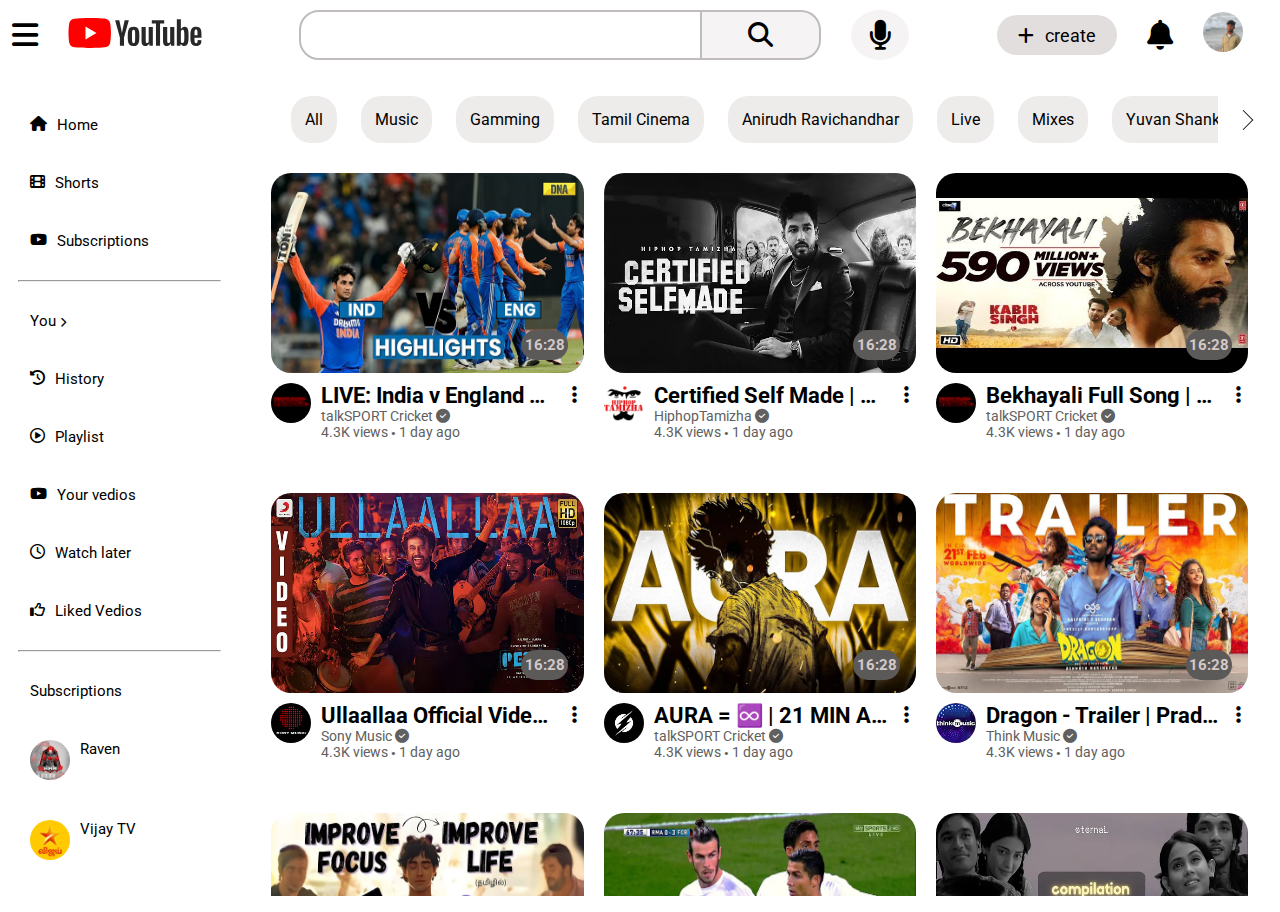
<file: index.HTML>
<!DOCTYPE html>
<html lang="en">
  <head>
    <meta charset="UTF-8" />
    <meta name="viewport" content="width=device-width, initial-scale=1.0" />
    <title>Youtube</title>
    <link href="./ASSETS/icon.png" type="icon" rel="icon" />

    <link
      rel="stylesheet"
      href="https://cdnjs.cloudflare.com/ajax/libs/font-awesome/6.5.1/css/all.min.css"
    />
    <link rel="stylesheet" href="style.css" />
  </head>

  <body>
    <nav class="navbar">
      <div class="nar-left">
        <div class="toogle">
          <button><i class="fa-solid fa-bars toogle-icon"></i></button>
        </div>
        <div class="youtube-logo">
          <img src="./ASSETS/youtubelogo.svg" alt="" />
        </div>
      </div>

      <div class="navbar-center">
        <div class="search-box">
          <input type="text" />
          <div class="search-icon-position">
            <button class="serach-icon">
              <i class="fa-solid fa-magnifying-glass"></i>
            </button>
          </div>
        </div>
        <div>
          <button class="mic-button">
            <i class="fa-solid fa-microphone mic-icon"></i>
          </button>
        </div>
      </div>
      <div class="nav-right">
        <button class="create-button">
          <div class="create-icon">
            <i class="fa-solid fa-plus"></i>
          </div>
          <div class="wording-create"><p>create</p></div>
        </button>

        <button><i class="fa-solid fa-bell bell-icon"></i></button>
        <div class="profile-image-button">
          <button>
            <img
              src="./ASSETS/profile-image.jpg"
              alt=""
              class="profile-image"
            />
          </button>
        </div>
      </div>
    </nav>

    <section class="body-content">
      <div class="side-bar">
        <div class="side-options">
          <i class="fa-solid fa-house sidebar-icon"></i>
          <p>Home</p>
        </div>
        <div class="side-options">
          <i class="fa-solid fa-film sidebar-icon"></i>
          <p>Shorts</p>
        </div>

        <div class="side-options">
          <i class="fa-brands fa-youtube sidebar-icon"></i>
          <p>Subscriptions</p>
        </div>
        <div class="hr-center">
          <hr />
        </div>

        <p class="you-tag">
          You <i class="fa-solid fa-chevron-right you-icon"></i>
        </p>
        <div class="side-options">
          <i class="fa-solid fa-clock-rotate-left sidebar-icon"></i>
          <p>History</p>
        </div>
        <div class="side-options">
          <i class="fa-regular fa-circle-play sidebar-icon"></i>
          <p>Playlist</p>
        </div>
        <div class="side-options">
          <i class="fa-brands fa-youtube sidebar-icon"></i>
          <p>Your vedios</p>
        </div>
        <div class="side-options">
          <i class="fa-regular fa-clock sidebar-icon"></i>
          <p>Watch later</p>
        </div>
        <div class="side-options">
          <i class="fa-regular fa-thumbs-up sidebar-icon"></i>
          <p>Liked Vedios</p>
        </div>
        <div class="hr-center">
          <hr />
        </div>
        <div class="Subscriptions-font">
          <p>Subscriptions</p>
        </div>
        <div class="side-options">
          <img src="./ASSETS/sub-icon-1.jpg " alt="" />
          <p>Raven</p>
        </div>
        <div class="side-options">
          <img src="./ASSETS/sub-icon-2.jpg " alt="" />
          <p>Vijay TV</p>
        </div>
        <div class="side-options">
          <img src="./ASSETS/sub-icon-3.jpg " alt="" />
          <p>7 Clouds</p>
        </div>
        <div class="side-options">
          <img src="./ASSETS/sub-icon-4.jpg " alt="" />
          <p>Black Boy</p>
        </div>
        <div class="side-options">
          <img src="./ASSETS/sub-icon-1.jpg " alt="" />
          <p>Raven</p>
        </div>
        <div class="side-options">
          <img src="./ASSETS/sub-icon-2.jpg " alt="" />
          <p>Vijay TV</p>
        </div>
        <div class="side-options">
          <img src="./ASSETS/sub-icon-3.jpg " alt="" />
          <p>7 Clouds</p>
        </div>
        <div class="side-options">
          <img src="./ASSETS/sub-icon-4.jpg " alt="" />
          <p>Black Boy</p>
        </div>
        <div class="hr-center">
          <hr />
        </div>

        <div class="Subscriptions-font">
          <p>Explore</p>
        </div>
        <div class="side-options">
          <i class="fa-solid fa-chart-simple"></i>
          <p>Trending</p>
        </div>
        <div class="side-options">
          <i class="fa-solid fa-bag-shopping"></i>
          <p>Shopping</p>
        </div>
        <div class="side-options">
          <i class="fa-solid fa-music"></i>
          <p>Music</p>
        </div>
        <div class="side-options">
          <i class="fa-solid fa-film"></i>
          <p>Movie</p>
        </div>
        <div class="side-options">
          <i class="fa-regular fa-circle-play"></i>
          <p>Live</p>
        </div>
        <div class="side-options">
          <i class="fa-solid fa-gamepad"></i>
          <p>Gaming</p>
        </div>
        <div class="side-options">
          <i class="fa-regular fa-newspaper"></i>
          <p>News</p>
        </div>
        <div class="side-options">
          <i class="fa-solid fa-trophy"></i>
          <p>Sports</p>
        </div>
        <div class="side-options">
          <i class="fa-solid fa-graduation-cap"></i>
          <p>Courses</p>
        </div>
        <div class="side-options">
          <i class="fa-solid fa-glasses"></i>
          <p>Fashon</p>
        </div>
        <div class="side-options">
          <i class="fa-solid fa-podcast"></i>
          <p>Podcasts</p>
        </div>
        <div class="hr-center">
          <hr />
        </div>

        <div class="Subscriptions-font">
          <p>More from Youtube</p>
        </div>
        <div class="side-youtube-features">
          <i class="fa-solid fa-dollar-sign" style="color: #ed0226"></i>

          <p>Youtube Premium</p>
        </div>
        <div class="side-youtube-features">
          <i class="fa-brands fa-studiovinari" style="color: #fc1c03"></i>

          <p>Youtube Studio</p>
        </div>
        <div class="side-youtube-features">
          <i class="fa-regular fa-circle-play" style="color: #ed0202"></i>

          <p>Youtube Music</p>
        </div>
        <div class="side-youtube-features">
          <i class="fa-solid fa-child-reaching" style="color: #f42601"></i>

          <p>Youtube Kids</p>
        </div>
        <div class="hr-center">
          <hr />
        </div>

        <div class="side-options">
          <i class="fa-solid fa-gear"></i>
          <p>Settings</p>
        </div>
        <div class="side-options">
          <i class="fa-regular fa-flag"></i>
          <p>Report</p>
        </div>

        <div class="side-options">
          <i class="fa-regular fa-circle-question"></i>
          <p>Help</p>
        </div>
      </div>
      <!-- ----------------------side bar ends- -------------------------- -->
      <div class="vedios-box">
        <div class="catagory-items"></div>
        <div class="catagory-carasol">
          <div class="catagory-carasol-element"><p>All</p></div>
          <div class="catagory-carasol-element"><p>Music</p></div>
          <div class="catagory-carasol-element"><p>Gamming</p></div>
          <div class="catagory-carasol-element"><p>Tamil Cinema</p></div>
          <div class="catagory-carasol-element">
            <p>Anirudh Ravichandhar</p>
          </div>
          <div class="catagory-carasol-element"><p>Live</p></div>
          <div class="catagory-carasol-element"><p>Mixes</p></div>
          <div class="catagory-carasol-element"><p>Yuvan Shanker Raja</p></div>
          <div class="catagory-carasol-element"><p>Web developement</p></div>
          <div class="catagory-carasol-element"><p>Web design</p></div>
          <div class="catagory-carasol-element"><p>Sid Sriram</p></div>
          <div class="catagory-carasol-element"><p>web Series</p></div>
        </div>
        <div class="carasol-btn">
          <button>
            <img src="./ASSETS/next-28.svg" alt="" class="btn-image" />
          </button>
        </div>

        <div class="card">
          <div class="card-banner">
            <div class="image box">
              <img src="./ASSETS/banner2.jpg" alt="" />

              <div class="vedio-options">
                <button class="image-card-volume">
                  <i class="fa-solid fa-volume-xmark"></i>
                </button>
                <button class="image-card-caption">
                  <i class="fa-solid fa-closed-captioning"></i>
                </button>
              </div>
              <div class="vedio-timer"><h4 class="timer">16:28</h4></div>
            </div>
          </div>

          <div class="vedio-details">
            <div class="channal-logo">
              <img src="ASSETS/channel2.jpg" alt="" />
            </div>

            <div class="vedio-caption">
              <div class="vedio-description">
                <h1>
                  LIVE: India v England 2nd ODI, Cuttack | talkSPORT Cricket
                </h1>
              </div>

              <div class="channal-name">
                <p class="channal-name-inline-block">
                  talkSPORT Cricket <i class="fa-solid fa-circle-check"></i>
                </p>
                <span class="channal-name-tooltip"> talkSPORT Cricket</span>
              </div>
              <div class="vedio-views">
                <p>4.3K views &#128900; 1 day ago</p>
              </div>
            </div>

            <div class="more-icon">
              <i class="fa-solid fa-ellipsis-vertical"></i>
            </div>
          </div>
        </div>

        <!-- ------------------------------------------------- -->
        <div class="card">
          <div class="card-banner">
            <div class="image box">
              <img src="./ASSETS/vedio-banner-2.webp" alt="" />

              <div class="vedio-options">
                <button class="image-card-volume">
                  <i class="fa-solid fa-volume-xmark"></i>
                </button>
                <button class="image-card-caption">
                  <i class="fa-solid fa-closed-captioning"></i>
                </button>
              </div>
              <div class="vedio-timer"><h4 class="timer">16:28</h4></div>
            </div>
          </div>

          <div class="vedio-details">
            <div class="channal-logo">
              <img src="ASSETS/vedio-logo-2.jpg" alt="" />
            </div>

            <div class="vedio-caption">
              <div class="vedio-description">
                <h1>
                  Certified Self Made | Hiphop Tamizha | Official Lyric Video
                </h1>
              </div>

              <div class="channal-name">
                <p class="channal-name-inline-block">
                  HiphopTamizha <i class="fa-solid fa-circle-check"></i>
                </p>
                <span class="channal-name-tooltip"> HiphopTamizha</span>
              </div>
              <div class="vedio-views">
                <p>4.3K views &#128900; 1 day ago</p>
              </div>
            </div>

            <div class="more-icon">
              <i class="fa-solid fa-ellipsis-vertical"></i>
            </div>
          </div>
        </div>

        <!-- ------------------------------------------------------------------------------two---------------------------------------------------------------- -->
        <div class="card">
          <div class="card-banner">
            <div class="image box">
              <img src="./ASSETS/vedio-banner-3.jpg" alt="" />

              <div class="vedio-options">
                <button class="image-card-volume">
                  <i class="fa-solid fa-volume-xmark"></i>
                </button>
                <button class="image-card-caption">
                  <i class="fa-solid fa-closed-captioning"></i>
                </button>
              </div>
              <div class="vedio-timer"><h4 class="timer">16:28</h4></div>
            </div>
          </div>

          <div class="vedio-details">
            <div class="channal-logo">
              <img src="ASSETS/channel2.jpg" alt="" />
            </div>

            <div class="vedio-caption">
              <div class="vedio-description">
                <h1>Bekhayali Full Song | Kabir Singh | Sachet-Parampara</h1>
              </div>

              <div class="channal-name">
                <p class="channal-name-inline-block">
                  talkSPORT Cricket <i class="fa-solid fa-circle-check"></i>
                </p>
                <span class="channal-name-tooltip"> talkSPORT Cricket</span>
              </div>
              <div class="vedio-views">
                <p>4.3K views &#128900; 1 day ago</p>
              </div>
            </div>

            <div class="more-icon">
              <i class="fa-solid fa-ellipsis-vertical"></i>
            </div>
          </div>
        </div>
        <!-- ---------------------------------------------------------- -->
        <div class="card">
          <div class="card-banner">
            <div class="image box">
              <img src="./ASSETS/vedio-banner-4.webp" alt="" />

              <div class="vedio-options">
                <button class="image-card-volume">
                  <i class="fa-solid fa-volume-xmark"></i>
                </button>
                <button class="image-card-caption">
                  <i class="fa-solid fa-closed-captioning"></i>
                </button>
              </div>
              <div class="vedio-timer"><h4 class="timer">16:28</h4></div>
            </div>
          </div>

          <div class="vedio-details">
            <div class="channal-logo">
              <img src="ASSETS/vedio-logo-4.jpg" alt="" />
            </div>

            <div class="vedio-caption">
              <div class="vedio-description">
                <h1>Ullaallaa Official Video (Tamil) | Anirudh Ravichander</h1>
              </div>

              <div class="channal-name">
                <p class="channal-name-inline-block">
                  Sony Music <i class="fa-solid fa-circle-check"></i>
                </p>
                <span class="channal-name-tooltip"> Sony Music</span>
              </div>
              <div class="vedio-views">
                <p>4.3K views &#128900; 1 day ago</p>
              </div>
            </div>

            <div class="more-icon">
              <i class="fa-solid fa-ellipsis-vertical"></i>
            </div>
          </div>
        </div>
        <!-- ---------------------------------------------- -->
        <div class="card">
          <div class="card-banner">
            <div class="image box">
              <img src="./ASSETS/vedio-banner-5.webp" alt="" />

              <div class="vedio-options">
                <button class="image-card-volume">
                  <i class="fa-solid fa-volume-xmark"></i>
                </button>
                <button class="image-card-caption">
                  <i class="fa-solid fa-closed-captioning"></i>
                </button>
              </div>
              <div class="vedio-timer"><h4 class="timer">16:28</h4></div>
            </div>
          </div>

          <div class="vedio-details">
            <div class="channal-logo">
              <img src="ASSETS/vedio-logo-5.jpg" alt="" />
            </div>

            <div class="vedio-caption">
              <div class="vedio-description">
                <h1>AURA = ♾️ | 21 MIN AURA MUSIC PLAYLIST 2025</h1>
              </div>

              <div class="channal-name">
                <p class="channal-name-inline-block">
                  talkSPORT Cricket <i class="fa-solid fa-circle-check"></i>
                </p>
                <span class="channal-name-tooltip"> Unstoppable Music</span>
              </div>
              <div class="vedio-views">
                <p>4.3K views &#128900; 1 day ago</p>
              </div>
            </div>

            <div class="more-icon">
              <i class="fa-solid fa-ellipsis-vertical"></i>
            </div>
          </div>
        </div>
        <!-- ---------------------------------------------------------------- -->
        <div class="card">
          <div class="card-banner">
            <div class="image box">
              <img src="./ASSETS/vedio-banner-6.webp" alt="" />

              <div class="vedio-options">
                <button class="image-card-volume">
                  <i class="fa-solid fa-volume-xmark"></i>
                </button>
                <button class="image-card-caption">
                  <i class="fa-solid fa-closed-captioning"></i>
                </button>
              </div>
              <div class="vedio-timer"><h4 class="timer">16:28</h4></div>
            </div>
          </div>

          <div class="vedio-details">
            <div class="channal-logo">
              <img src="ASSETS/vedio-logo-6.jpg" alt="" />
            </div>

            <div class="vedio-caption">
              <div class="vedio-description">
                <h1>Dragon - Trailer | Pradeep Ranganathan, Anupama | AGS</h1>
              </div>

              <div class="channal-name">
                <p class="channal-name-inline-block">
                  Think Music <i class="fa-solid fa-circle-check"></i>
                </p>
                <span class="channal-name-tooltip"> Think Music</span>
              </div>
              <div class="vedio-views">
                <p>4.3K views &#128900; 1 day ago</p>
              </div>
            </div>

            <div class="more-icon">
              <i class="fa-solid fa-ellipsis-vertical"></i>
            </div>
          </div>
        </div>
        <!-- ---------------------------------------------------------------------- -->
        <!-- ------------------------------------------------- -->
        <div class="card">
          <div class="card-banner">
            <div class="image box">
              <img src="./ASSETS/vedio-banner-7.webp" alt="" />

              <div class="vedio-options">
                <button class="image-card-volume">
                  <i class="fa-solid fa-volume-xmark"></i>
                </button>
                <button class="image-card-caption">
                  <i class="fa-solid fa-closed-captioning"></i>
                </button>
              </div>
              <div class="vedio-timer"><h4 class="timer">16:28</h4></div>
            </div>
          </div>

          <div class="vedio-details">
            <div class="channal-logo">
              <img src="ASSETS/vedio-logo-7.jpg" alt="" />
            </div>

            <div class="vedio-caption">
              <div class="vedio-description">
                <h1>Give me three hours ,Ican change your life</h1>
              </div>

              <div class="channal-name">
                <p class="channal-name-inline-block">
                  Almost Everything <i class="fa-solid fa-circle-check"></i>
                </p>
                <span class="channal-name-tooltip"> Almost Everything</span>
              </div>
              <div class="vedio-views">
                <p>4.3K views &#128900; 1 day ago</p>
              </div>
            </div>

            <div class="more-icon">
              <i class="fa-solid fa-ellipsis-vertical"></i>
            </div>
          </div>
        </div>

        <!-- ------------------------------------------------------------------------------two---------------------------------------------------------------- -->
        <div class="card">
          <div class="card-banner">
            <div class="image box">
              <img src="./ASSETS/vedio-banner-8.webp" alt="" />

              <div class="vedio-options">
                <button class="image-card-volume">
                  <i class="fa-solid fa-volume-xmark"></i>
                </button>
                <button class="image-card-caption">
                  <i class="fa-solid fa-closed-captioning"></i>
                </button>
              </div>
              <div class="vedio-timer"><h4 class="timer">16:28</h4></div>
            </div>
          </div>

          <div class="vedio-details">
            <div class="channal-logo">
              <img src="ASSETS/vedio-logo-8.jpg " alt="" />
            </div>

            <div class="vedio-caption">
              <div class="vedio-description">
                <h1>Lionel Messi - The Greatness of the Football God - HD</h1>
              </div>

              <div class="channal-name">
                <p class="channal-name-inline-block">
                  Messi Magic <i class="fa-solid fa-circle-check"></i>
                </p>
                <span class="channal-name-tooltip"> Messi Magic</span>
              </div>
              <div class="vedio-views">
                <p>4.3K views &#128900; 1 day ago</p>
              </div>
            </div>

            <div class="more-icon">
              <i class="fa-solid fa-ellipsis-vertical"></i>
            </div>
          </div>
        </div>
        <!-- ---------------------------------------------------------- -->
        <div class="card">
          <div class="card-banner">
            <div class="image box">
              <img src="./ASSETS/vedio-banner-9.webp" alt="" />

              <div class="vedio-options">
                <button class="image-card-volume">
                  <i class="fa-solid fa-volume-xmark"></i>
                </button>
                <button class="image-card-caption">
                  <i class="fa-solid fa-closed-captioning"></i>
                </button>
              </div>
              <div class="vedio-timer"><h4 class="timer">16:28</h4></div>
            </div>
          </div>
          <div class="vedio-details">
            <div class="channal-logo">
              <img src="ASSETS/channel-logo-9.jpg" alt="" />
            </div>

            <div class="vedio-caption">
              <div class="vedio-description">
                <h1>
                  20 minutes of Tamil Lofi | Tamil Lofi Compilation | eternaL
                </h1>
              </div>

              <div class="channal-name">
                <p class="channal-name-inline-block">
                  Eternal <i class="fa-solid fa-circle-check"></i>
                </p>
                <span class="channal-name-tooltip"> Eternal</span>
              </div>
              <div class="vedio-views">
                <p>4.3K views &#128900; 1 day ago</p>
              </div>
            </div>

            <div class="more-icon">
              <i class="fa-solid fa-ellipsis-vertical"></i>
            </div>
          </div>
        </div>
        <!-- ---------------------------------------------- -->
        <div class="card">
          <div class="card-banner">
            <div class="image box">
              <img src="./ASSETS/vedio-banner-10.webp" alt="" />

              <div class="vedio-options">
                <button class="image-card-volume">
                  <i class="fa-solid fa-volume-xmark"></i>
                </button>
                <button class="image-card-caption">
                  <i class="fa-solid fa-closed-captioning"></i>
                </button>
              </div>
              <div class="vedio-timer"><h4 class="timer">16:28</h4></div>
            </div>
          </div>

          <div class="vedio-details">
            <div class="channal-logo">
              <img src="ASSETS/vedio-logo-5.jpg" alt="" />
            </div>

            <div class="vedio-caption">
              <div class="vedio-description">
                <h1>
                  Thaensudare Video Song | HDR | Lover | Manikandan | Prabhuram
                </h1>
              </div>

              <div class="channal-name">
                <p class="channal-name-inline-block">
                  Think Music <i class="fa-solid fa-circle-check"></i>
                </p>
                <span class="channal-name-tooltip"> Think Music</span>
              </div>
              <div class="vedio-views">
                <p>4.3K views &#128900; 1 day ago</p>
              </div>
            </div>

            <div class="more-icon">
              <i class="fa-solid fa-ellipsis-vertical"></i>
            </div>
          </div>
        </div>
        <!-- ---------------------------------------------------------------- -->
        <div class="card">
          <div class="card-banner">
            <div class="image box">
              <img src="./ASSETS/vedio-banner-11.jpg" alt="" />

              <div class="vedio-options">
                <button class="image-card-volume">
                  <i class="fa-solid fa-volume-xmark"></i>
                </button>
                <button class="image-card-caption">
                  <i class="fa-solid fa-closed-captioning"></i>
                </button>
              </div>
              <div class="vedio-timer"><h4 class="timer">16:28</h4></div>
            </div>
          </div>

          <div class="vedio-details">
            <div class="channal-logo">
              <img src="ASSETS/vedio-logo-4.jpg" alt="" />
            </div>

            <div class="vedio-caption">
              <div class="vedio-description">
                <h1>Music of Asia |Malare | Premam | Saipallavi</h1>
              </div>

              <div class="channal-name">
                <p class="channal-name-inline-block">
                  Sony Music <i class="fa-solid fa-circle-check"></i>
                </p>
                <span class="channal-name-tooltip">Sony Music</span>
              </div>
              <div class="vedio-views">
                <p>4.3K views &#128900; 1 day ago</p>
              </div>
            </div>

            <div class="more-icon">
              <i class="fa-solid fa-ellipsis-vertical"></i>
            </div>
          </div>
        </div>
        <!-- ---------------------------------------------------------------------- -->
        <div class="card">
          <div class="card-banner">
            <div class="image box">
              <img src="./ASSETS/vedio-banner-12.avif" alt="" />

              <div class="vedio-options">
                <button class="image-card-volume">
                  <i class="fa-solid fa-volume-xmark"></i>
                </button>
                <button class="image-card-caption">
                  <i class="fa-solid fa-closed-captioning"></i>
                </button>
              </div>
              <div class="vedio-timer"><h4 class="timer">16:28</h4></div>
            </div>
          </div>

          <div class="vedio-details">
            <div class="channal-logo">
              <img src="ASSETS/vedio-logo-12.jpg" alt="" />
            </div>

            <div class="vedio-caption">
              <div class="vedio-description">
                <h1>
                  Neela Nilave - Video Song | RDX | Kapil Kapilan | Sam CS
                </h1>
              </div>

              <div class="channal-name">
                <p class="channal-name-inline-block">
                  Saregama Malayalam<i class="fa-solid fa-circle-check"></i>
                </p>
                <span class="channal-name-tooltip">Saregama Malayalam</span>
              </div>
              <div class="vedio-views">
                <p>18.3K views &#128900; 5 day ago</p>
              </div>
            </div>

            <div class="more-icon">
              <i class="fa-solid fa-ellipsis-vertical"></i>
            </div>
          </div>
        </div>

        <!-- ------------------------------------------------- -->
        <div class="card">
          <div class="card-banner">
            <div class="image box">
              <img src="./ASSETS/vedio-banner-13.webp" alt="" />

              <div class="vedio-options">
                <button class="image-card-volume">
                  <i class="fa-solid fa-volume-xmark"></i>
                </button>
                <button class="image-card-caption">
                  <i class="fa-solid fa-closed-captioning"></i>
                </button>
              </div>
              <div class="vedio-timer"><h4 class="timer">16:28</h4></div>
            </div>
          </div>

          <div class="vedio-details">
            <div class="channal-logo">
              <img src="ASSETS/vedio-logo-13.jpg" alt="" />
            </div>

            <div class="vedio-caption">
              <div class="vedio-description">
                <h1>Paul Walker | See You Again| Fast & Furious</h1>
              </div>

              <div class="channal-name">
                <p class="channal-name-inline-block">
                  Game Strix <i class="fa-solid fa-circle-check"></i>
                </p>
                <span class="channal-name-tooltip"> Game Strix</span>
              </div>
              <div class="vedio-views">
                <p>4.3K views &#128900; 1 day ago</p>
              </div>
            </div>

            <div class="more-icon">
              <i class="fa-solid fa-ellipsis-vertical"></i>
            </div>
          </div>
        </div>

        <!-- ------------------------------------------------------------------------------two---------------------------------------------------------------- -->
        <div class="card">
          <div class="card-banner">
            <div class="image box">
              <img src="./ASSETS/vedio-banner14.webp" alt="" />

              <div class="vedio-options">
                <button class="image-card-volume">
                  <i class="fa-solid fa-volume-xmark"></i>
                </button>
                <button class="image-card-caption">
                  <i class="fa-solid fa-closed-captioning"></i>
                </button>
              </div>
              <div class="vedio-timer"><h4 class="timer">16:28</h4></div>
            </div>
          </div>

          <div class="vedio-details">
            <div class="channal-logo">
              <img src="ASSETS/vedio-logo-14.jpg" alt="" />
            </div>

            <div class="vedio-caption">
              <div class="vedio-description">
                <h1>Best of Lightning McQueen | Pixar Cars</h1>
              </div>

              <div class="channal-name">
                <p class="channal-name-inline-block">
                  talkSPORT Cricket <i class="fa-solid fa-circle-check"></i>
                </p>
                <span class="channal-name-tooltip"> talkSPORT Cricket</span>
              </div>
              <div class="vedio-views">
                <p>4.3K views &#128900; 1 day ago</p>
              </div>
            </div>

            <div class="more-icon">
              <i class="fa-solid fa-ellipsis-vertical"></i>
            </div>
          </div>
        </div>
        <!-- ---------------------------------------------------------- -->
        <div class="card">
          <div class="card-banner">
            <div class="image box">
              <img src="./ASSETS/vedio-banner-15.webp" alt="" />

              <div class="vedio-options">
                <button class="image-card-volume">
                  <i class="fa-solid fa-volume-xmark"></i>
                </button>
                <button class="image-card-caption">
                  <i class="fa-solid fa-closed-captioning"></i>
                </button>
              </div>
              <div class="vedio-timer"><h4 class="timer">16:28</h4></div>
            </div>
          </div>

          <div class="vedio-details">
            <div class="channal-logo">
              <img src="ASSETS/vedio-logo-15.jpg" alt="" />
            </div>

            <div class="vedio-caption">
              <div class="vedio-description">
                <h1>🔴 Build Medium App with Next.js and Firebase</h1>
              </div>

              <div class="channal-name">
                <p class="channal-name-inline-block">
                  Clever Progammer <i class="fa-solid fa-circle-check"></i>
                </p>
                <span class="channal-name-tooltip"> Clever Progammer</span>
              </div>
              <div class="vedio-views">
                <p>4.3K views &#128900; 1 day ago</p>
              </div>
            </div>

            <div class="more-icon">
              <i class="fa-solid fa-ellipsis-vertical"></i>
            </div>
          </div>
        </div>
        <!-- ---------------------------------------------- -->
        <div class="card">
          <div class="card-banner">
            <div class="image box">
              <img src="./ASSETS/vedio-banner-16.webp" alt="" />

              <div class="vedio-options">
                <button class="image-card-volume">
                  <i class="fa-solid fa-volume-xmark"></i>
                </button>
                <button class="image-card-caption">
                  <i class="fa-solid fa-closed-captioning"></i>
                </button>
              </div>
              <div class="vedio-timer"><h4 class="timer">16:28</h4></div>
            </div>
          </div>

          <div class="vedio-details">
            <div class="channal-logo">
              <img src="ASSETS/vedio-logo-16.jpg" alt="" />
            </div>

            <div class="vedio-caption">
              <div class="vedio-description">
                <h1>"Mission Successful ! But At What Cost ? ☠️🔥 #TOP1"</h1>
              </div>

              <div class="channal-name">
                <p class="channal-name-inline-block">
                  TROLL OP <i class="fa-solid fa-circle-check"></i>
                </p>
                <span class="channal-name-tooltip"> TROLL OP </span>
              </div>
              <div class="vedio-views">
                <p>40.3K views &#128900; 5 day ago</p>
              </div>
            </div>

            <div class="more-icon">
              <i class="fa-solid fa-ellipsis-vertical"></i>
            </div>
          </div>
        </div>
        <!-- ---------------------------------------------------------------- -->
        <div class="card">
          <div class="card-banner">
            <div class="image box">
              <img src="./ASSETS/vedio-banner-18.webp" alt="" />

              <div class="vedio-options">
                <button class="image-card-volume">
                  <i class="fa-solid fa-volume-xmark"></i>
                </button>
                <button class="image-card-caption">
                  <i class="fa-solid fa-closed-captioning"></i>
                </button>
              </div>
              <div class="vedio-timer"><h4 class="timer">16:28</h4></div>
            </div>
          </div>

          <div class="vedio-details">
            <div class="channal-logo">
              <img src="ASSETS/vedio-logo-18.jpg" alt="" />
            </div>

            <div class="vedio-caption">
              <div class="vedio-description">
                <h1>
                  Never Give Up | Short edit of Maan Karate Climax | Anirudh |
                </h1>
              </div>

              <div class="channal-name">
                <p class="channal-name-inline-block">
                  Kwin Edits <i class="fa-solid fa-circle-check"></i>
                </p>
                <span class="channal-name-tooltip"> Kwin Edits</span>
              </div>
              <div class="vedio-views">
                <p>4.3K views &#128900; 1 day ago</p>
              </div>
            </div>

            <div class="more-icon">
              <i class="fa-solid fa-ellipsis-vertical"></i>
            </div>
          </div>
        </div>
        <!-- ---------------------------------------------------------------------- -->
        <!-- ------------------------------------------------- -->
        <div class="card">
          <div class="card-banner">
            <div class="image box">
              <img src="./ASSETS/vedio-banner-17.webp " alt="" />

              <div class="vedio-options">
                <button class="image-card-volume">
                  <i class="fa-solid fa-volume-xmark"></i>
                </button>
                <button class="image-card-caption">
                  <i class="fa-solid fa-closed-captioning"></i>
                </button>
              </div>
              <div class="vedio-timer"><h4 class="timer">16:28</h4></div>
            </div>
          </div>

          <div class="vedio-details">
            <div class="channal-logo">
              <img src="ASSETS/vedio-logo-17.jpg" alt="" />
            </div>

            <div class="vedio-caption">
              <div class="vedio-description">
                <h1>FULL MATCH: The Undertaker vs. Rey Mysterio</h1>
              </div>

              <div class="channal-name">
                <p class="channal-name-inline-block">
                  WWE <i class="fa-solid fa-circle-check"></i>
                </p>
                <span class="channal-name-tooltip"> WWE</span>
              </div>
              <div class="vedio-views">
                <p>4.3K views &#128900; 1 day ago</p>
              </div>
            </div>

            <div class="more-icon">
              <i class="fa-solid fa-ellipsis-vertical"></i>
            </div>
          </div>
        </div>

        <!-- ------------------------------------------------------------------------------two---------------------------------------------------------------- -->
        <div class="card">
          <div class="card-banner">
            <div class="image box">
              <img src="./ASSETS/vedio-banner-19.webp" alt="" />

              <div class="vedio-options">
                <button class="image-card-volume">
                  <i class="fa-solid fa-volume-xmark"></i>
                </button>
                <button class="image-card-caption">
                  <i class="fa-solid fa-closed-captioning"></i>
                </button>
              </div>
              <div class="vedio-timer"><h4 class="timer">16:28</h4></div>
            </div>
          </div>

          <div class="vedio-details">
            <div class="channal-logo">
              <img src="ASSETS/vedio-logo-19.jpg" alt="" />
            </div>

            <div class="vedio-caption">
              <div class="vedio-description">
                <h1>
                  Halsey - Without Me (Lyrics) | Loving Caliber, James Arthur
                </h1>
              </div>

              <div class="channal-name">
                <p class="channal-name-inline-block">
                  talkSPORT Cricket <i class="fa-solid fa-circle-check"></i>
                </p>
                <span class="channal-name-tooltip"> talkSPORT Cricket</span>
              </div>
              <div class="vedio-views">
                <p>4.3K views &#128900; 1 day ago</p>
              </div>
            </div>

            <div class="more-icon">
              <i class="fa-solid fa-ellipsis-vertical"></i>
            </div>
          </div>
        </div>
        <!-- ---------------------------------------------- -->
        <div class="card">
          <div class="card-banner">
            <div class="image box">
              <img src="./ASSETS/vedio-banner-20.webp" alt="" />

              <div class="vedio-options">
                <button class="image-card-volume">
                  <i class="fa-solid fa-volume-xmark"></i>
                </button>
                <button class="image-card-caption">
                  <i class="fa-solid fa-closed-captioning"></i>
                </button>
              </div>
              <div class="vedio-timer"><h4 class="timer">16:28</h4></div>
            </div>
          </div>

          <div class="vedio-details">
            <div class="channal-logo">
              <img src="ASSETS/vedio-logo-20.jpg" alt="" />
            </div>

            <div class="vedio-caption">
              <div class="vedio-description">
                <h1>Aadat _(Slowed & Reverb) - Atif Aslam | Loving Caliber</h1>
              </div>

              <div class="channal-name">
                <p class="channal-name-inline-block">
                  Lofi Music <i class="fa-solid fa-circle-check"></i>
                </p>
                <span class="channal-name-tooltip"> Lofi Music</span>
              </div>
              <div class="vedio-views">
                <p>4.3K views &#128900; 1 day ago</p>
              </div>
            </div>

            <div class="more-icon">
              <i class="fa-solid fa-ellipsis-vertical"></i>
            </div>
          </div>
        </div>
        <!-- ---------------------------------------------------------- -->
        <div class="card">
          <div class="card-banner">
            <div class="image box">
              <img src="./ASSETS/banner2.jpg" alt="" />

              <div class="vedio-options">
                <button class="image-card-volume">
                  <i class="fa-solid fa-volume-xmark"></i>
                </button>
                <button class="image-card-caption">
                  <i class="fa-solid fa-closed-captioning"></i>
                </button>
              </div>
              <div class="vedio-timer"><h4 class="timer">16:28</h4></div>
            </div>
          </div>

          <div class="vedio-details">
            <div class="channal-logo">
              <img src="ASSETS/channel2.jpg" alt="" />
            </div>

            <div class="vedio-caption">
              <div class="vedio-description">
                <h1>
                  LIVE: India v England 2nd ODI, Cuttack | talkSPORT Cricket
                </h1>
              </div>

              <div class="channal-name">
                <p class="channal-name-inline-block">
                  talkSPORT Cricket <i class="fa-solid fa-circle-check"></i>
                </p>
                <span class="channal-name-tooltip"> talkSPORT Cricket</span>
              </div>
              <div class="vedio-views">
                <p>4.3K views &#128900; 1 day ago</p>
              </div>
            </div>

            <div class="more-icon">
              <i class="fa-solid fa-ellipsis-vertical"></i>
            </div>
          </div>
        </div>

        <!-- ------------------------------------------------- -->
        <div class="card">
          <div class="card-banner">
            <div class="image box">
              <img src="./ASSETS/vedio-banner-2.webp" alt="" />

              <div class="vedio-options">
                <button class="image-card-volume">
                  <i class="fa-solid fa-volume-xmark"></i>
                </button>
                <button class="image-card-caption">
                  <i class="fa-solid fa-closed-captioning"></i>
                </button>
              </div>
              <div class="vedio-timer"><h4 class="timer">16:28</h4></div>
            </div>
          </div>

          <div class="vedio-details">
            <div class="channal-logo">
              <img src="ASSETS/vedio-logo-2.jpg" alt="" />
            </div>

            <div class="vedio-caption">
              <div class="vedio-description">
                <h1>
                  Certified Self Made | Hiphop Tamizha | Official Lyric Video
                </h1>
              </div>

              <div class="channal-name">
                <p class="channal-name-inline-block">
                  HiphopTamizha <i class="fa-solid fa-circle-check"></i>
                </p>
                <span class="channal-name-tooltip"> HiphopTamizha</span>
              </div>
              <div class="vedio-views">
                <p>4.3K views &#128900; 1 day ago</p>
              </div>
            </div>

            <div class="more-icon">
              <i class="fa-solid fa-ellipsis-vertical"></i>
            </div>
          </div>
        </div>

        <!-- ------------------------------------------------------------------------------two---------------------------------------------------------------- -->
        <div class="card">
          <div class="card-banner">
            <div class="image box">
              <img src="./ASSETS/vedio-banner-3.jpg" alt="" />

              <div class="vedio-options">
                <button class="image-card-volume">
                  <i class="fa-solid fa-volume-xmark"></i>
                </button>
                <button class="image-card-caption">
                  <i class="fa-solid fa-closed-captioning"></i>
                </button>
              </div>
              <div class="vedio-timer"><h4 class="timer">16:28</h4></div>
            </div>
          </div>

          <div class="vedio-details">
            <div class="channal-logo">
              <img src="ASSETS/channel2.jpg" alt="" />
            </div>

            <div class="vedio-caption">
              <div class="vedio-description">
                <h1>Bekhayali Full Song | Kabir Singh | Sachet-Parampara</h1>
              </div>

              <div class="channal-name">
                <p class="channal-name-inline-block">
                  talkSPORT Cricket <i class="fa-solid fa-circle-check"></i>
                </p>
                <span class="channal-name-tooltip"> talkSPORT Cricket</span>
              </div>
              <div class="vedio-views">
                <p>4.3K views &#128900; 1 day ago</p>
              </div>
            </div>

            <div class="more-icon">
              <i class="fa-solid fa-ellipsis-vertical"></i>
            </div>
          </div>
        </div>
        <!-- ---------------------------------------------------------- -->
        <div class="card">
          <div class="card-banner">
            <div class="image box">
              <img src="./ASSETS/vedio-banner-4.webp" alt="" />

              <div class="vedio-options">
                <button class="image-card-volume">
                  <i class="fa-solid fa-volume-xmark"></i>
                </button>
                <button class="image-card-caption">
                  <i class="fa-solid fa-closed-captioning"></i>
                </button>
              </div>
              <div class="vedio-timer"><h4 class="timer">16:28</h4></div>
            </div>
          </div>

          <div class="vedio-details">
            <div class="channal-logo">
              <img src="ASSETS/vedio-logo-4.jpg" alt="" />
            </div>

            <div class="vedio-caption">
              <div class="vedio-description">
                <h1>Ullaallaa Official Video (Tamil) | Anirudh Ravichander</h1>
              </div>

              <div class="channal-name">
                <p class="channal-name-inline-block">
                  Sony Music <i class="fa-solid fa-circle-check"></i>
                </p>
                <span class="channal-name-tooltip"> Sony Music</span>
              </div>
              <div class="vedio-views">
                <p>4.3K views &#128900; 1 day ago</p>
              </div>
            </div>

            <div class="more-icon">
              <i class="fa-solid fa-ellipsis-vertical"></i>
            </div>
          </div>
        </div>
        <!-- ---------------------------------------------- -->
        <div class="card">
          <div class="card-banner">
            <div class="image box">
              <img src="./ASSETS/vedio-banner-5.webp" alt="" />

              <div class="vedio-options">
                <button class="image-card-volume">
                  <i class="fa-solid fa-volume-xmark"></i>
                </button>
                <button class="image-card-caption">
                  <i class="fa-solid fa-closed-captioning"></i>
                </button>
              </div>
              <div class="vedio-timer"><h4 class="timer">16:28</h4></div>
            </div>
          </div>

          <div class="vedio-details">
            <div class="channal-logo">
              <img src="ASSETS/vedio-logo-5.jpg" alt="" />
            </div>

            <div class="vedio-caption">
              <div class="vedio-description">
                <h1>AURA = ♾️ | 21 MIN AURA MUSIC PLAYLIST 2025</h1>
              </div>

              <div class="channal-name">
                <p class="channal-name-inline-block">
                  talkSPORT Cricket <i class="fa-solid fa-circle-check"></i>
                </p>
                <span class="channal-name-tooltip"> Unstoppable Music</span>
              </div>
              <div class="vedio-views">
                <p>4.3K views &#128900; 1 day ago</p>
              </div>
            </div>

            <div class="more-icon">
              <i class="fa-solid fa-ellipsis-vertical"></i>
            </div>
          </div>
        </div>
        <!-- ---------------------------------------------------------------- -->
        <div class="card">
          <div class="card-banner">
            <div class="image box">
              <img src="./ASSETS/vedio-banner-6.webp" alt="" />

              <div class="vedio-options">
                <button class="image-card-volume">
                  <i class="fa-solid fa-volume-xmark"></i>
                </button>
                <button class="image-card-caption">
                  <i class="fa-solid fa-closed-captioning"></i>
                </button>
              </div>
              <div class="vedio-timer"><h4 class="timer">16:28</h4></div>
            </div>
          </div>

          <div class="vedio-details">
            <div class="channal-logo">
              <img src="ASSETS/vedio-logo-6.jpg" alt="" />
            </div>

            <div class="vedio-caption">
              <div class="vedio-description">
                <h1>Dragon - Trailer | Pradeep Ranganathan, Anupama | AGS</h1>
              </div>

              <div class="channal-name">
                <p class="channal-name-inline-block">
                  Think Music <i class="fa-solid fa-circle-check"></i>
                </p>
                <span class="channal-name-tooltip"> Think Music</span>
              </div>
              <div class="vedio-views">
                <p>4.3K views &#128900; 1 day ago</p>
              </div>
            </div>

            <div class="more-icon">
              <i class="fa-solid fa-ellipsis-vertical"></i>
            </div>
          </div>
        </div>
        <!-- ---------------------------------------------------------------------- -->
        <!-- ------------------------------------------------- -->
        <div class="card">
          <div class="card-banner">
            <div class="image box">
              <img src="./ASSETS/vedio-banner-7.webp" alt="" />

              <div class="vedio-options">
                <button class="image-card-volume">
                  <i class="fa-solid fa-volume-xmark"></i>
                </button>
                <button class="image-card-caption">
                  <i class="fa-solid fa-closed-captioning"></i>
                </button>
              </div>
              <div class="vedio-timer"><h4 class="timer">16:28</h4></div>
            </div>
          </div>

          <div class="vedio-details">
            <div class="channal-logo">
              <img src="ASSETS/vedio-logo-7.jpg" alt="" />
            </div>

            <div class="vedio-caption">
              <div class="vedio-description">
                <h1>Give me three hours ,Ican change your life</h1>
              </div>

              <div class="channal-name">
                <p class="channal-name-inline-block">
                  Almost Everything <i class="fa-solid fa-circle-check"></i>
                </p>
                <span class="channal-name-tooltip"> Almost Everything</span>
              </div>
              <div class="vedio-views">
                <p>4.3K views &#128900; 1 day ago</p>
              </div>
            </div>

            <div class="more-icon">
              <i class="fa-solid fa-ellipsis-vertical"></i>
            </div>
          </div>
        </div>

        <!-- ------------------------------------------------------------------------------two---------------------------------------------------------------- -->
        <div class="card">
          <div class="card-banner">
            <div class="image box">
              <img src="./ASSETS/vedio-banner-8.webp" alt="" />

              <div class="vedio-options">
                <button class="image-card-volume">
                  <i class="fa-solid fa-volume-xmark"></i>
                </button>
                <button class="image-card-caption">
                  <i class="fa-solid fa-closed-captioning"></i>
                </button>
              </div>
              <div class="vedio-timer"><h4 class="timer">16:28</h4></div>
            </div>
          </div>

          <div class="vedio-details">
            <div class="channal-logo">
              <img src="ASSETS/vedio-logo-8.jpg " alt="" />
            </div>

            <div class="vedio-caption">
              <div class="vedio-description">
                <h1>Lionel Messi - The Greatness of the Football God - HD</h1>
              </div>

              <div class="channal-name">
                <p class="channal-name-inline-block">
                  Messi Magic <i class="fa-solid fa-circle-check"></i>
                </p>
                <span class="channal-name-tooltip"> Messi Magic</span>
              </div>
              <div class="vedio-views">
                <p>4.3K views &#128900; 1 day ago</p>
              </div>
            </div>

            <div class="more-icon">
              <i class="fa-solid fa-ellipsis-vertical"></i>
            </div>
          </div>
        </div>
        <!-- ---------------------------------------------------------- -->
        <div class="card">
          <div class="card-banner">
            <div class="image box">
              <img src="./ASSETS/vedio-banner-9.webp" alt="" />

              <div class="vedio-options">
                <button class="image-card-volume">
                  <i class="fa-solid fa-volume-xmark"></i>
                </button>
                <button class="image-card-caption">
                  <i class="fa-solid fa-closed-captioning"></i>
                </button>
              </div>
              <div class="vedio-timer"><h4 class="timer">16:28</h4></div>
            </div>
          </div>

          <div class="vedio-details">
            <div class="channal-logo">
              <img src="ASSETS/channel-logo-9.jpg" alt="" />
            </div>

            <div class="vedio-caption">
              <div class="vedio-description">
                <h1>
                  20 minutes of Tamil Lofi | Tamil Lofi Compilation | eternaL
                </h1>
              </div>

              <div class="channal-name">
                <p class="channal-name-inline-block">
                  Eternal <i class="fa-solid fa-circle-check"></i>
                </p>
                <span class="channal-name-tooltip"> Eternal</span>
              </div>
              <div class="vedio-views">
                <p>4.3K views &#128900; 1 day ago</p>
              </div>
            </div>

            <div class="more-icon">
              <i class="fa-solid fa-ellipsis-vertical"></i>
            </div>
          </div>
        </div>
        <!-- ---------------------------------------------- -->
        <div class="card">
          <div class="card-banner">
            <div class="image box">
              <img src="./ASSETS/vedio-banner-10.webp" alt="" />

              <div class="vedio-options">
                <button class="image-card-volume">
                  <i class="fa-solid fa-volume-xmark"></i>
                </button>
                <button class="image-card-caption">
                  <i class="fa-solid fa-closed-captioning"></i>
                </button>
              </div>
              <div class="vedio-timer"><h4 class="timer">16:28</h4></div>
            </div>
          </div>

          <div class="vedio-details">
            <div class="channal-logo">
              <img src="ASSETS/vedio-logo-5.jpg" alt="" />
            </div>

            <div class="vedio-caption">
              <div class="vedio-description">
                <h1>
                  Thaensudare Video Song | HDR | Lover | Manikandan | Prabhuram
                </h1>
              </div>

              <div class="channal-name">
                <p class="channal-name-inline-block">
                  Think Music <i class="fa-solid fa-circle-check"></i>
                </p>
                <span class="channal-name-tooltip"> Think Music</span>
              </div>
              <div class="vedio-views">
                <p>4.3K views &#128900; 1 day ago</p>
              </div>
            </div>

            <div class="more-icon">
              <i class="fa-solid fa-ellipsis-vertical"></i>
            </div>
          </div>
        </div>
        <!-- ---------------------------------------------------------------- -->
        <div class="card">
          <div class="card-banner">
            <div class="image box">
              <img src="./ASSETS/vedio-banner-11.jpg" alt="" />

              <div class="vedio-options">
                <button class="image-card-volume">
                  <i class="fa-solid fa-volume-xmark"></i>
                </button>
                <button class="image-card-caption">
                  <i class="fa-solid fa-closed-captioning"></i>
                </button>
              </div>
              <div class="vedio-timer"><h4 class="timer">16:28</h4></div>
            </div>
          </div>
          <div class="vedio-details">
            <div class="channal-logo">
              <img src="ASSETS/vedio-logo-4.jpg" alt="" />
            </div>

            <div class="vedio-caption">
              <div class="vedio-description">
                <h1>Music of Asia |Malare | Premam | Saipallavi</h1>
              </div>

              <div class="channal-name">
                <p class="channal-name-inline-block">
                  Sony Music <i class="fa-solid fa-circle-check"></i>
                </p>
                <span class="channal-name-tooltip">Sony Music</span>
              </div>
              <div class="vedio-views">
                <p>4.3K views &#128900; 1 day ago</p>
              </div>
            </div>

            <div class="more-icon">
              <i class="fa-solid fa-ellipsis-vertical"></i>
            </div>
          </div>
        </div>
        <!-- ---------------------------------------------------------------------- -->
        <div class="card">
          <div class="card-banner">
            <div class="image box">
              <img src="./ASSETS/vedio-banner-12.avif" alt="" />

              <div class="vedio-options">
                <button class="image-card-volume">
                  <i class="fa-solid fa-volume-xmark"></i>
                </button>
                <button class="image-card-caption">
                  <i class="fa-solid fa-closed-captioning"></i>
                </button>
              </div>
              <div class="vedio-timer"><h4 class="timer">16:28</h4></div>
            </div>
          </div>

          <div class="vedio-details">
            <div class="channal-logo">
              <img src="ASSETS/vedio-logo-12.jpg" alt="" />
            </div>

            <div class="vedio-caption">
              <div class="vedio-description">
                <h1>
                  Neela Nilave - Video Song | RDX | Kapil Kapilan | Sam CS
                </h1>
              </div>

              <div class="channal-name">
                <p class="channal-name-inline-block">
                  Saregama Malayalam<i class="fa-solid fa-circle-check"></i>
                </p>
                <span class="channal-name-tooltip">Saregama Malayalam</span>
              </div>
              <div class="vedio-views">
                <p>18.3K views &#128900; 5 day ago</p>
              </div>
            </div>

            <div class="more-icon">
              <i class="fa-solid fa-ellipsis-vertical"></i>
            </div>
          </div>
        </div>

        <!-- ------------------------------------------------- -->
        <div class="card">
          <div class="card-banner">
            <div class="image box">
              <img src="./ASSETS/vedio-banner-13.webp" alt="" />

              <div class="vedio-options">
                <button class="image-card-volume">
                  <i class="fa-solid fa-volume-xmark"></i>
                </button>
                <button class="image-card-caption">
                  <i class="fa-solid fa-closed-captioning"></i>
                </button>
              </div>
              <div class="vedio-timer"><h4 class="timer">16:28</h4></div>
            </div>
          </div>

          <div class="vedio-details">
            <div class="channal-logo">
              <img src="ASSETS/vedio-logo-13.jpg" alt="" />
            </div>

            <div class="vedio-caption">
              <div class="vedio-description">
                <h1>Paul Walker | See You Again| Fast & Furious</h1>
              </div>

              <div class="channal-name">
                <p class="channal-name-inline-block">
                  Game Strix <i class="fa-solid fa-circle-check"></i>
                </p>
                <span class="channal-name-tooltip"> Game Strix</span>
              </div>
              <div class="vedio-views">
                <p>4.3K views &#128900; 1 day ago</p>
              </div>
            </div>

            <div class="more-icon">
              <i class="fa-solid fa-ellipsis-vertical"></i>
            </div>
          </div>
        </div>

        <!-- ------------------------------------------------------------------------------two---------------------------------------------------------------- -->
        <div class="card">
          <div class="card-banner">
            <div class="image box">
              <img src="./ASSETS/vedio-banner14.webp" alt="" />

              <div class="vedio-options">
                <button class="image-card-volume">
                  <i class="fa-solid fa-volume-xmark"></i>
                </button>
                <button class="image-card-caption">
                  <i class="fa-solid fa-closed-captioning"></i>
                </button>
              </div>
              <div class="vedio-timer"><h4 class="timer">16:28</h4></div>
            </div>
          </div>

          <div class="vedio-details">
            <div class="channal-logo">
              <img src="ASSETS/vedio-logo-14.jpg" alt="" />
            </div>

            <div class="vedio-caption">
              <div class="vedio-description">
                <h1>Best of Lightning McQueen | Pixar Cars</h1>
              </div>

              <div class="channal-name">
                <p class="channal-name-inline-block">
                  talkSPORT Cricket <i class="fa-solid fa-circle-check"></i>
                </p>
                <span class="channal-name-tooltip"> talkSPORT Cricket</span>
              </div>
              <div class="vedio-views">
                <p>4.3K views &#128900; 1 day ago</p>
              </div>
            </div>

            <div class="more-icon">
              <i class="fa-solid fa-ellipsis-vertical"></i>
            </div>
          </div>
        </div>
        <!-- ---------------------------------------------------------- -->
        <div class="card">
          <div class="card-banner">
            <div class="image box">
              <img src="./ASSETS/vedio-banner-15.webp" alt="" />

              <div class="vedio-options">
                <button class="image-card-volume">
                  <i class="fa-solid fa-volume-xmark"></i>
                </button>
                <button class="image-card-caption">
                  <i class="fa-solid fa-closed-captioning"></i>
                </button>
              </div>
              <div class="vedio-timer"><h4 class="timer">16:28</h4></div>
            </div>
          </div>

          <div class="vedio-details">
            <div class="channal-logo">
              <img src="ASSETS/vedio-logo-15.jpg" alt="" />
            </div>

            <div class="vedio-caption">
              <div class="vedio-description">
                <h1>🔴 Build Medium App with Next.js and Firebase</h1>
              </div>

              <div class="channal-name">
                <p class="channal-name-inline-block">
                  Clever Progammer <i class="fa-solid fa-circle-check"></i>
                </p>
                <span class="channal-name-tooltip"> Clever Progammer</span>
              </div>
              <div class="vedio-views">
                <p>4.3K views &#128900; 1 day ago</p>
              </div>
            </div>

            <div class="more-icon">
              <i class="fa-solid fa-ellipsis-vertical"></i>
            </div>
          </div>
        </div>
        <!-- ---------------------------------------------- -->
        <div class="card">
          <div class="card-banner">
            <div class="image box">
              <img src="./ASSETS/vedio-banner-16.webp" alt="" />

              <div class="vedio-options">
                <button class="image-card-volume">
                  <i class="fa-solid fa-volume-xmark"></i>
                </button>
                <button class="image-card-caption">
                  <i class="fa-solid fa-closed-captioning"></i>
                </button>
              </div>
              <div class="vedio-timer"><h4 class="timer">16:28</h4></div>
            </div>
          </div>

          <div class="vedio-details">
            <div class="channal-logo">
              <img src="ASSETS/vedio-logo-16.jpg" alt="" />
            </div>

            <div class="vedio-caption">
              <div class="vedio-description">
                <h1>"Mission Successful ! But At What Cost ? ☠️🔥 #TOP1"</h1>
              </div>

              <div class="channal-name">
                <p class="channal-name-inline-block">
                  TROLL OP <i class="fa-solid fa-circle-check"></i>
                </p>
                <span class="channal-name-tooltip"> TROLL OP </span>
              </div>
              <div class="vedio-views">
                <p>40.3K views &#128900; 5 day ago</p>
              </div>
            </div>

            <div class="more-icon">
              <i class="fa-solid fa-ellipsis-vertical"></i>
            </div>
          </div>
        </div>
        <!-- ---------------------------------------------------------------- -->
        <div class="card">
          <div class="card-banner">
            <div class="image box">
              <img src="./ASSETS/vedio-banner-18.webp" alt="" />

              <div class="vedio-options">
                <button class="image-card-volume">
                  <i class="fa-solid fa-volume-xmark"></i>
                </button>
                <button class="image-card-caption">
                  <i class="fa-solid fa-closed-captioning"></i>
                </button>
              </div>
              <div class="vedio-timer"><h4 class="timer">16:28</h4></div>
            </div>
          </div>

          <div class="vedio-details">
            <div class="channal-logo">
              <img src="ASSETS/vedio-logo-18.jpg" alt="" />
            </div>

            <div class="vedio-caption">
              <div class="vedio-description">
                <h1>Never Give Up | Short edit of Maan Karate Climax</h1>
              </div>

              <div class="channal-name">
                <p class="channal-name-inline-block">
                  Kwin Edits <i class="fa-solid fa-circle-check"></i>
                </p>
                <span class="channal-name-tooltip"> Kwin Edits</span>
              </div>
              <div class="vedio-views">
                <p>4.3K views &#128900; 1 day ago</p>
              </div>
            </div>

            <div class="more-icon">
              <i class="fa-solid fa-ellipsis-vertical"></i>
            </div>
          </div>
        </div>
        <!-- ---------------------------------------------------------------------- -->
        <!-- ------------------------------------------------- -->
        <div class="card">
          <div class="card-banner">
            <div class="image box">
              <img src="./ASSETS/vedio-banner-17.webp " alt="" />

              <div class="vedio-options">
                <button class="image-card-volume">
                  <i class="fa-solid fa-volume-xmark"></i>
                </button>
                <button class="image-card-caption">
                  <i class="fa-solid fa-closed-captioning"></i>
                </button>
              </div>
              <div class="vedio-timer"><h4 class="timer">16:28</h4></div>
            </div>
          </div>

          <div class="vedio-details">
            <div class="channal-logo">
              <img src="ASSETS/vedio-logo-17.jpg" alt="" />
            </div>

            <div class="vedio-caption">
              <div class="vedio-description">
                <h1>
                  FULL MATCH: The Undertaker vs. Rey Mysterio — World
                  Heavyweight
                </h1>
              </div>

              <div class="channal-name">
                <p class="channal-name-inline-block">
                  WWE <i class="fa-solid fa-circle-check"></i>
                </p>
                <span class="channal-name-tooltip"> WWE</span>
              </div>
              <div class="vedio-views">
                <p>4.3K views &#128900; 1 day ago</p>
              </div>
            </div>

            <div class="more-icon">
              <i class="fa-solid fa-ellipsis-vertical"></i>
            </div>
          </div>
        </div>

        <!-- ------------------------------------------------------------------------------two---------------------------------------------------------------- -->
        <div class="card">
          <div class="card-banner">
            <div class="image box">
              <img src="./ASSETS/vedio-banner-19.webp" alt="" />

              <div class="vedio-options">
                <button class="image-card-volume">
                  <i class="fa-solid fa-volume-xmark"></i>
                </button>
                <button class="image-card-caption">
                  <i class="fa-solid fa-closed-captioning"></i>
                </button>
              </div>
              <div class="vedio-timer"><h4 class="timer">16:28</h4></div>
            </div>
          </div>

          <div class="vedio-details">
            <div class="channal-logo">
              <img src="ASSETS/vedio-logo-19.jpg" alt="" />
            </div>

            <div class="vedio-caption">
              <div class="vedio-description">
                <h1>
                  Halsey - Without Me (Lyrics) | Loving Caliber, James Arthur
                </h1>
              </div>

              <div class="channal-name">
                <p class="channal-name-inline-block">
                  talkSPORT Cricket <i class="fa-solid fa-circle-check"></i>
                </p>
                <span class="channal-name-tooltip"> talkSPORT Cricket</span>
              </div>
              <div class="vedio-views">
                <p>4.3K views &#128900; 1 day ago</p>
              </div>
            </div>

            <div class="more-icon">
              <i class="fa-solid fa-ellipsis-vertical"></i>
            </div>
          </div>
        </div>
        <!-- --------------------------------------------------------------------------------------------------------------- -->
        <div class="card">
          <div class="card-banner">
            <div class="image box">
              <img src="./ASSETS/vedio-banner-20.webp" alt="" />

              <div class="vedio-options">
                <button class="image-card-volume">
                  <i class="fa-solid fa-volume-xmark"></i>
                </button>
                <button class="image-card-caption">
                  <i class="fa-solid fa-closed-captioning"></i>
                </button>
              </div>
              <div class="vedio-timer"><h4 class="timer">16:28</h4></div>
            </div>
          </div>

          <div class="vedio-details">
            <div class="channal-logo">
              <img src="ASSETS/vedio-logo-20.jpg" alt="" />
            </div>

            <div class="vedio-caption">
              <div class="vedio-description">
                <h1>Aadat _(Slowed & Reverb) - Atif Aslam | Loving Caliber</h1>
              </div>

              <div class="channal-name">
                <p class="channal-name-inline-block">
                  Lofi Music <i class="fa-solid fa-circle-check"></i>
                </p>
                <span class="channal-name-tooltip"> Lofi Music</span>
              </div>
              <div class="vedio-views">
                <p>4.3K views &#128900; 1 day ago</p>
              </div>
            </div>

            <div class="more-icon">
              <i class="fa-solid fa-ellipsis-vertical"></i>
            </div>
          </div>
        </div>
        <!-- ---------------------------------------------- -->

        <!-- ---------------------------------------------------------------- -->

        <!-- ----------------------------------------------------------------------------- -->
      </div>
    </section>
  </body>
</html>
</file>
<file: style.css>
@import url('https://fonts.googleapis.com/css2?family=Kaushan+Script&family=Roboto+Serif:ital,opsz,wght@0,8..144,100..900;1,8..144,100..900&family=Roboto:ital,wght@0,100..900;1,100..900&display=swap');
*{
  margin: 0;
  padding: 0;
  box-sizing: border-box;
  font-family: "Roboto", "Arial", sans-serif;
 

}
body{
	height: 100vh;
	width: 100%;
}
.navbar{
	height: 70px;
	width: 100%;
	/* border: 2px solid red; */
	display:flex;
	justify-content: space-between;
	position: sticky;

}
.nar-left{
	height: 100%;

	display: flex;
	align-items: center;
	justify-content: center;
	/* border: 2px solid green; */
	width: 10%;
	gap: 30px;
	cursor: pointer;
}
.youtube-logo img{
	height: 30px;
}
button{
	all: unset;
	font-size: 30px;
}
.navbar-center{
	width: 60%;
	display: flex;
	justify-content: center;
	align-items: center;
	gap: 30px;
	cursor: pointer;
	/* border: 2px solid blue; */

}
.search-box{
	width: 70%;
	/* border: 2px solid purple; */
	display: flex;
}
.search-box input{
	width: 100%;
	height: 50px;
	border-top-left-radius:  20px;
	border-bottom-left-radius:  20px;
	border: 2px solid rgb(192, 188, 188) ;
	font-size: 25px;
	padding-left: 30px
}
.search-box input:focus{
	outline: none;
}
.search-icon-position{
	display: flex;
	border: 2px solid rgb(192, 188, 188) ;
	border-bottom-right-radius:  20px;
	border-top-right-radius:  20px;
	border-left:none ;
	width: 10%;
	justify-content: center;
	background-color: rgb(245, 243, 243);
}
.serach-icon{
	border: 2px;
	font-size: 25px;

}
.mic-button{
	background-color: rgb(245, 243, 243);
	height: 50px;
	width: 250%;
	text-align: center;
	border-radius: 100%;
}
.create-button{
height: 40px;
width: 120px;
gap: 10px;
}
.create-icon{
	font-size: 20px;
}
.wording-create{
	font-size: 20px;

}
.nav-right{
	/* border: 2px solid green; */
	width: 20%;
	height: 100%;
	display: flex;
	justify-content: center;
	align-items: center;
	gap: 30px;
	cursor: pointer;
	
}
.create-button{
	display: flex;
	justify-content: center;
	align-items: center;
	text-align: center;
background-color: rgb(245, 243, 243);
border-radius: 20px;
	height: 50px;
	/* border: 2px solid red; */
}
.nav-right-icons{
	display: flex;
	justify-content: center;
	align-items: center;
	height: 80%;
	gap: 30px;
	/* border: 2px solid yellow; */

}
/* .profile-image-button{
	display: flex;
	justify-content: center;
	align-items: center;

} */
.profile-image{
border-radius: none
;
height: 60px;
border-radius: 100%;
}


.body-content{
	height: 93.5vh;
	width: 100%;
	display: flex;
	justify-content: center;
	align-items: center;
	/* border: 2px solid brown; */
	
}

.side-bar{
	height: 93.5vh;
	width: 18%;
	/* border: 2px solid orange; */
	cursor: pointer;
	overflow-y: auto;
}

.side-options{
	font-size: 25px;
	
	padding: 10px 10px 10px 10px;
	margin: 20px ;
	border-radius: 15px;
	display: flex;
	gap: 30px;
}
.side-options:hover{
	background-color: rgb(238, 235, 235);
}
.you-tag{
	font-size: 25px;
	
	padding: 10px 10px 10px 10px;
	margin: 20px ;
}
.you-icon{
	font-size: 20px;
}
hr{
	width: 85%;
	
}
.hr-center{
	display: flex;
	justify-content: center;
}
.Subscriptions-font{
	font-size: 25px;
	padding: 10px 10px 10px 10px;
	margin: 20px ;
}
.side-options{
	text-align: center;
} 
.side-options  img{
	border-radius: 50%;
	height: 40px;
}
.side-youtube-features{
	display: flex;
	font-size: 25px;
	justify-items: center;
gap:20px;
margin: 15px;
	padding: 10px 10px 10px 10px;
	border-radius: 20px;
	

}
.side-youtube-features:hover{
	background-color: rgb(238, 235, 235);
}
::-webkit-scrollbar{
	width: 5px;

}
::-webkit-scrollbar-thumb{
	background-color: #757474;
	height: 10px;
}
::-webkit-scrollbar-track{
	color: transparent;
}

.catagory-carasol{
/* border: 2px solid red; */
width: 90%;
  overflow: auto;
  white-space: nowrap;
  cursor: pointer;

  /* position: static; */

}
.carasol-btn{
	display: flex; color: black;
	 /* border: 2px solid red; */
	  width: 2%
}
.btn-image{
	height: 20px; width: 20px;
}
.catagory-carasol::-webkit-scrollbar {display:none;}

.catagory-carasol-element{
	display: inline-block;
	color: black;
	text-align: center;
	padding: 14px;
	margin: 10px;
	font-size: 25px;
	background-color: rgb(238, 235, 235);
	border-radius: 20px;
}
.vedios-box{
	height: 93.5vh;
	width: 100%;
	display: flex;
	flex-wrap: wrap;
	align-content: flex-start;
	gap: 20px;
justify-content: center;
overflow-y: auto;
	/* border: 2px solid cyan; */

}
.card{
	height: 450px;
	width: 450px;
	/* border: 2px solid red; */
	cursor: pointer;
}
.card-banner{
	height: 310px;
	position: relative;
}
.card-banner img{
	height: 300px;
	width: 450px;
	border-radius: 20px;

}

.card-banner :hover > img {
	border-radius: 0%;
	
}

.vedio-details{
	/* border: 2px solid black; */
	height: 130px;
	display: flex;
	justify-content:center ;
	gap: 10px;
}
/* .channal-logo{
	
border: 2px solid red;

} */
.channal-logo img{
	border-radius: 100%;
	height: 60px;
}

.vedio-caption{
	/* border: 2px solid green; */
	width: 75%;


}
.more-icon{
	/* border-radius: 2px solid blue; */
	width: 10%;
	text-align: center;
}
.vedio-description{
	font-size: 14px;


}
.vedio-description h1{
	text-overflow: ellipsis;
	overflow: hidden;
	white-space: nowrap;
	
		
}
.channal-name{
	font-size: 18px;
	color: #606060;
}
.vedio-views{
	font-size: 18px;
	color: #606060;
}
.more-icon{
	font-size: 20px;
}
.vedio-options{
	position: absolute;
	top: 0;
	bottom: 0;
	left: 0;
	right: 0;
	height: 100%;
	width: 100%;
	opacity: 0;
	transition: .3s ease;
	
}
.image-card-volume{
	color: white;
	font-size: 30px;
	position: absolute;
	top: 20%;
	right: 2%;
	transform: translate(-50%, -50%);
	-ms-transform: translate(-50%, -50%);
	text-align: center;
	background-color: grey;
	height: 50px;
	width: 10%;
	border-radius: 100%;
	
}
.image-card-caption{
	color: white;
	font-size: 30px;
	position: absolute;
	top: 50%;
	right: 2%;
	transform: translate(-50%, -50%);
	-ms-transform: translate(-50%, -50%);
	text-align: center;
	background-color: grey;
	height: 50px;
	width: 10%;
	border-radius: 100%;

}
.vedio-timer{
	color: rgb(211, 200, 200);
	font-size: 20px;
	position: absolute;
	top: 85%;
	right: 5%;
	height: 30px;
	width: 15%;
	border-radius: 20px;
	background-color: #757474;;
	display: flex;
	justify-content: center;
	align-items: center;
	opacity: .3px;


}
.timer-background{
	height: 20px;
	width: 10%;
	background-color: rgb(245, 243, 243);
}

.card:hover .vedio-options {
	opacity: 0.8;
	border-radius: 20px;
}

 .channal-name-inline-block {
    display: inline-block;
 
  
  }
  .channal-name{
	position: relative;
  }

  .channal-name-tooltip {
    visibility: hidden;
	background-color:  #606060;
    border-radius: 5px;
    color: white;
    padding: 10px 0;
    width: 50%;
  text-align: center;
    white-space: nowrap;
	top: -50px;
	left: 10px;
	position: absolute;
	border-radius: 5px;
  }

  .channal-name:hover .channal-name-tooltip {
    visibility: visible;
  }


/* ---------------------------------------------------------------------media querry----------------------------------------------------- */


/* ----------------------tablet view--------------------- */
@media screen and  (min-width: 1441px) and (max-width: 1920px){
	body{
		height: 100vh;
		width: 100%;
	}
.navbar{
	width: 100%;
	height: 70px;
	justify-content: space-between;

}
.nar-left{
	height: 100%;

	display: flex;
	align-items: center;
	justify-content: center;
	/* border: 2px solid green; */
	width: 20%;
	gap: 30px;
}
.youtube-logo img{
	height: 30px;
}
button{
	all: unset;
	font-size: 30px;
}
.navbar-center{
	width: 70%;
	display: flex;
	justify-content: center;
	align-items: center;
	gap: 30px;
	/* border: 2px solid blue; */

}


.search-box{
	width: 70%;
	/* border: 2px solid purple; */
	display: flex;
}
.search-box input{
	width: 100%;
	height: 50px;
	border-top-left-radius:  20px;
	border-bottom-left-radius:  20px;
}
.search-icon-position{
	display: flex;
	border: 2px solid rgb(192, 188, 188) ;
	border-bottom-right-radius:  20px;
	border-top-right-radius:  20px;
	border-left:none ;
	width: 10%;
	justify-content: center;
}
.serach-icon{
	border: 2px;
	font-size: 25px;

	
}

.nav-right{
	/* border: 2px solid green; */
	width: 30%;
	height: 100%;
	display: flex;
	justify-content: center;
	align-items: center;
	gap: 30px;
	
}
.create-button{
	display: flex;
	justify-content: center;
	align-items: center;
	text-align: center;
background-color: rgb(226, 222, 222);
border-radius: 20px;
	height: 50px;
	/* border: 2px solid red; */
}
.create-button{
	height: 40px;
	width: 120px;
	}
	.wording-create{
		font-size: 18px;
	
	}
	.create-icon{
		font-size: 18px;
		gap:3px

	}
.nav-right-icons{
	display: flex;
	justify-content: center;
	align-items: center;
	height: 100%;
	gap: 10px ;
	/* border: 2px solid yellow; */

}
/* .profile-image-button{
	display: flex;
	justify-content: center;
	align-items: center;

} */
.profile-image{
border-radius: 100%;
height: 40px;
}

.side-bar{
	height: 90vh;
	width: 18% !important;

	/* border: 2px solid orange; */
	overflow-y: auto;
}.catagory-carasol-element {
	font-size: 16px !important;
}

.side-options {
	font-size: 15px!important;
}
.Subscriptions-font{
	font-size: 15px;
}
.you-tag{
	font-size: 15px ;
}
.side-options{
	gap: 10px;
}
.side-youtube-features{
	font-size: 15px!important;
}
.you-icon {
    font-size: 10px;
}
.vedios-box{
	height: 90vh;
	width: 100%;
	display: flex;
	flex-wrap: wrap;
	/* align-content: flex-start; */
	/* justify-content: center; */
	overflow-y: auto;
	gap: 10px;
	margin: 0;

	/* border: 2px solid cyan; */

}
.card{
	height: 300px;
	width: 23%;
	/* border: 2px solid red; */
	cursor: pointer;

}
.card-banner{
	height: 210px;
	position: relative;
}
.card-banner img{
	height: 200px;
	width: 100%;
	border-radius: 20px;

}

.card-banner:hover {
	border-radius: none;
	
}

.vedio-details{
	/* border: 2px solid black; */
	height: 80px;
	display: flex;
	justify-content:center ;
	align-content: flex-start;
	gap: 10px;
}
/* .channal-logo{
	
border: 2px solid red;

} */
.channal-logo img{
	border-radius: 100%;

	height: 40px;
}

.vedio-caption{
	/* border: 2px solid green; */
	width: 70%;


}
.more-icon{
	/* border-radius: 2px solid blue; */
	width: 10%;
	text-align: center;
}
.vedio-description{
	font-size: 11px;
	/* text-overflow: ellipsis;
	overflow: hidden;
	white-space: wrap; */

}
.channal-name{
	font-size: 14px;
}
.vedio-views{
	font-size: 14px;
}
.more-icon{
	font-size: 20px;
}
.vedio-options{
	position: absolute;
	top: 0;
	bottom: 0;
	left: 0;
	right: 0;
	height: 100%;
	width: 100%;
	opacity: 0;
	transition: .3s ease;
	
}
.image-card-volume{
	color: white;
	font-size: 30px;
	position: absolute;
	top: 15%;
	right: 2%;
	transform: translate(-50%, -50%);
	-ms-transform: translate(-50%, -50%);
	text-align: center;
	background-color: grey;
	height: 50px;
	width: 10%;
	border-radius: 100%;
	
}
.image-card-caption{
	color: white;
	font-size: 30px;
	position: absolute;
	top: 40%;
	right: 2%;
	transform: translate(-50%, -50%);
	-ms-transform: translate(-50%, -50%);
	text-align: center;
	background-color: grey;
	height: 50px;
	width: 10%;
	border-radius: 100%;

}
.vedio-timer{
	color: rgb(211, 200, 200);
	font-size: 15px;
	position: absolute;
	top: 75%;
	right: 5%;
	height: 30px;
	width: 15%;
	border-radius: 20px;
	background-color: rgb(92, 89, 89);
	display: flex;
	justify-content: center;
	align-items: center;
	opacity: .3px;


}
.timer-background{
	height: 20px;
	width: 10%;
	background-color: grey;
}

.card-banner:hover .vedio-options {
	opacity: 8.5;
	border-radius: 20px;
}
.catagory-carasol-element {
	font-size: 20px;
}


}
@media  screen and  (max-width:1440px) {
	body{
		height: 100vh;
		width: 100%;
	}
.navbar{
	width: 100%;
	height: 70px;
	justify-content: space-between;

}
.nar-left{
	height: 100%;

	display: flex;
	align-items: center;
	justify-content: center;
	/* border: 2px solid green; */
	width: 20%;
	gap: 30px;
}
.youtube-logo img{
	height: 30px;
}
button{
	all: unset;
	font-size: 30px;
}
.navbar-center{
	width: 70%;
	display: flex;
	justify-content: center;
	align-items: center;
	gap: 30px;
	/* border: 2px solid blue; */

}


.search-box{
	width: 70%;
	/* border: 2px solid purple; */
	display: flex;
}
.search-box input{
	width: 100%;
	height: 50px;
	border-top-left-radius:  20px;
	border-bottom-left-radius:  20px;
}
.search-icon-position{
	display: flex;
	border: 2px solid rgb(192, 188, 188) ;
	border-bottom-right-radius:  20px;
	border-top-right-radius:  20px;
	border-left:none ;
	width: 30%;
	justify-content: center;
}
.serach-icon{
	border: 2px;
	font-size: 25px;

	
}

.nav-right{
	/* border: 2px solid green; */
	width: 30%;
	height: 100%;
	display: flex;
	justify-content: center;
	align-items: center;
	gap: 30px;
	
}
.create-button{
	display: flex;
	justify-content: center;
	align-items: center;
	text-align: center;
background-color: rgb(226, 222, 222);
border-radius: 20px;
	height: 50px;
	/* border: 2px solid red; */
}
.create-button{
	height: 40px;
	width: 120px;
	}
	.wording-create{
		font-size: 18px;
	
	}
	.create-icon{
		font-size: 18px;
		gap:3px

	}
.nav-right-icons{
	display: flex;
	justify-content: center;
	align-items: center;
	height: 100%;
	gap: 10px ;
	/* border: 2px solid yellow; */

}
/* .profile-image-button{
	display: flex;
	justify-content: center;
	align-items: center;

} */
.profile-image{
border-radius: 100%;
height: 40px;
}

.side-bar{
	height: 90vh;
	width: 23% !important;

	/* border: 2px solid orange; */
	overflow-y: auto;
}.catagory-carasol-element {
	font-size: 16px !important;
}

.side-options {
	font-size: 15px!important;
}
.Subscriptions-font{
	font-size: 15px;
}
.you-tag{
	font-size: 15px ;
}
.side-options{
	gap: 10px;
}
.side-youtube-features{
	font-size: 15px!important;
}
.you-icon {
    font-size: 10px;
}
.vedios-box{
	height: 90vh;
	width: 100%;
	display: flex;
	flex-wrap: wrap;
	align-content: flex-start;
	justify-content: center;
	overflow-y: auto;
	gap: 20px;
	margin: 0;

	/* border: 2px solid cyan; */

}
.card{
	height: 300px;
	width: 30%;
	/* border: 2px solid red; */
	cursor: pointer;

}
.card-banner{
	height: 210px;
	position: relative;
}
.card-banner img{
	height: 200px;
	width: 100%;
	border-radius: 20px;

}

.card-banner:hover {
	border-radius: none;
	
}

.vedio-details{
	/* border: 2px solid black; */
	height: 80px;
	display: flex;
	justify-content:center ;
	align-content: flex-start;
	gap: 10px;
}
/* .channal-logo{
	
border: 2px solid red;

} */
.channal-logo img{
	border-radius: 100%;
	height: 40px;
}

.vedio-caption{
	/* border: 2px solid green; */
	width: 100%;


}
.more-icon{
	/* border-radius: 2px solid blue; */
	width: 10%;
	text-align: center;
}
.vedio-description{
	font-size: 11px;
	/* text-overflow: ellipsis;
	overflow: hidden;
	white-space: wrap; */

}
.channal-name{
	font-size: 14px;
}
.vedio-views{
	font-size: 14px;
}
.more-icon{
	font-size: 20px;
}
.vedio-options{
	position: absolute;
	top: 0;
	bottom: 0;
	left: 0;
	right: 0;
	height: 100%;
	width: 100%;
	opacity: 0;
	transition: .3s ease;
	
}
.image-card-volume{
	color: white;
	font-size: 30px;
	position: absolute;
	top: 15%;
	right: 2%;
	transform: translate(-50%, -50%);
	-ms-transform: translate(-50%, -50%);
	text-align: center;
	background-color: grey;
	height: 50px;
	width: 10%;
	border-radius: 100%;
	
}
.image-card-caption{
	color: white;
	font-size: 30px;
	position: absolute;
	top: 40%;
	right: 2%;
	transform: translate(-50%, -50%);
	-ms-transform: translate(-50%, -50%);
	text-align: center;
	background-color: grey;
	height: 50px;
	width: 10%;
	border-radius: 100%;

}
.vedio-timer{
	color: rgb(211, 200, 200);
	font-size: 15px;
	position: absolute;
	top: 75%;
	right: 5%;
	height: 30px;
	width: 15%;
	border-radius: 20px;
	background-color: rgb(92, 89, 89);
	display: flex;
	justify-content: center;
	align-items: center;
	opacity: .3px;


}
.timer-background{
	height: 20px;
	width: 10%;
	background-color: grey;
}

.card-banner:hover .vedio-options {
	opacity: 8.5;
	border-radius: 20px;
}
.catagory-carasol-element {
	font-size: 20px;
}
.vedio-caption{
	/* border: 2px solid green; */
	width: 75%;


}

}


/* ------------------------------------------------- */

@media  screen and  (max-width:1024px) {
	body{
		height: 100vh;
		width: 100%;
	}
.navbar{
	width: 100%;
	height: 70px;
	justify-content: space-between;

}
.nar-left{
	height: 100%;

	display: flex;
	align-items: center;
	justify-content: center;
	/* border: 2px solid green; */
	width: 20%;
	gap: 30px;
}
.youtube-logo img{
	height: 30px;
}
button{
	all: unset;
	font-size: 20px;
}
.navbar-center{
	width: 40%;
	display: flex;
	justify-content: center;
	align-items: center;
	gap: 30px;
	/* border: 2px solid blue; */

}


.search-box{
	width: 70%;
	/* border: 2px solid purple; */
	display: flex;
}
.search-box input{
	width: 100%;
	height: 50px;
	border-top-left-radius:  20px;
	border-bottom-left-radius:  20px;
}
.search-icon-position{
	display: flex;
	border: 2px solid rgb(192, 188, 188) ;
	border-bottom-right-radius:  20px;
	border-top-right-radius:  20px;
	border-left:none ;
	width: 30%;
	justify-content: center;
}
.serach-icon{
	border: 2px;
	font-size: 25px;

	
}

.nav-right{
	/* border: 2px solid green; */
	width: 30%;
	height: 100%;
	display: flex;
	justify-content: center;
	align-items: center;
	gap: 30px;
	
}
.create-button{
	display: flex;
	justify-content: center;
	align-items: center;
	text-align: center;
background-color: rgb(226, 222, 222);
border-radius: 20px;
	height: 50px;
	/* border: 2px solid red; */

}
.nav-right-icons{
	display: flex;
	justify-content: center;
	align-items: center;
	height: 100%;
	gap: 30px;
	/* border: 2px solid yellow; */

}
/* .profile-image-button{
	display: flex;
	justify-content: center;
	align-items: center;

} */
.profile-image{
border-radius: 100%;
height: 50px;
}

.side-bar{
	height: 90vh;
	width: 23% !important;

	/* border: 2px solid orange; */
	overflow-y: auto;
}.catagory-carasol-element {
	font-size: 20px;
}

.side-options {
	font-size: 15px!important;
}
.Subscriptions-font{
	font-size: 15px;
}
.you-tag{
	font-size: 15px ;
}
.side-options{
	gap: 10px;
}
.side-youtube-features{
	font-size: 15px!important;
}
.you-icon {
    font-size: 10px;
}
.vedios-box{
	height: 90vh;
	width: 80%;
	display: flex;
	flex-wrap: wrap;
	align-content: flex-start;
	/* justify-content: center; */
	overflow-y: auto;
	gap: 20px;

	/* border: 2px solid cyan; */

}
.card{
	height: 250px  !important;
	width: 30%;
	/* border: 2px solid red; */
	cursor: pointer;
	

}
.card-banner{
	height: 160px !important;
	position: relative;
}
.card-banner img{
	height: 150px  !important;
	width: 100%;
	border-radius: 20px;

}

.card-banner:hover {
	border-radius: none;
	
}

.vedio-details{
	/* border: 2px solid black; */
	height: 40px;
	display: flex;
	
	gap: 10px;
}
/* .channal-logo{
	
border: 2px solid red;

} */
.channal-logo img{
	border-radius: 100%;
	height: 40px;
}

.vedio-caption{
	/* border: 2px solid green; */
	width: 100%;


}
.more-icon{
	/* border-radius: 2px solid blue; */
	width: 10%;
	text-align: center;
}
.vedio-description{
	font-size: 8px !important;
	/* text-overflow: ellipsis;
	overflow: hidden;
	white-space: wrap; */

}
.channal-name{
	font-size: 8px !important;
}
.vedio-views{
	font-size: 8px !important;
}
.more-icon{
	font-size: 20px;
}
.catagory-carasol-element {
	font-size: 20px;
}
.vedio-options{
	position: absolute;
	top: 0;
	bottom: 0;
	left: 0;
	right: 0;
	height: 100%;
	width: 100%;
	opacity: 0;
	transition: .3s ease;
	
}
.image-card-volume{
	color: white;
	font-size: 30px;
	position: absolute;
	top: 15%;
	right: 2%;
	transform: translate(-50%, -50%);
	-ms-transform: translate(-50%, -50%);
	text-align: center;
	background-color: grey;
	height: 50px;
	width: 10%;
	border-radius: 100%;
	
}
.image-card-caption{
	color: white;
	font-size: 30px;
	position: absolute;
	top: 40%;
	right: 2%;
	transform: translate(-50%, -50%);
	-ms-transform: translate(-50%, -50%);
	text-align: center;
	background-color: grey;
	height: 50px;
	width: 10%;
	border-radius: 100%;

}
.vedio-timer{
	color: rgb(211, 200, 200);
	font-size: 15px;
	position: absolute;
	top: 75%;
	right: 5%;
	height: 30px;
	width: 15%;
	border-radius: 20px;
	background-color: rgb(92, 89, 89);
	display: flex;
	justify-content: center;
	align-items: center;
	opacity: .3px;


}
.timer-background{
	height: 20px;
	width: 10%;
	background-color: grey;
}

.card-banner:hover .vedio-options {
	opacity: 8.5;
	border-radius: 20px;
}
.vedio-caption{
	/* border: 2px solid green; */
	width: 75%;


}

}
/* ----------------------------------------------------------- */

@media  screen and  (max-width:768px){
	body{
		height: 100vh;
		width: 100%;
	}

.nar-left{
	height: 100%;

	display: flex;
	align-items: center;
	justify-content: center;
	/* border: 2px solid green; */
	width: 25%;
	gap: 30px;
}
.toogle-icon{
	display: none;
}
.youtube-logo img{
	height: 30px;
}
button{
	all: unset;
	font-size: 30px;
}
.navbar-center{
	width: 15%;
	display: flex;
	justify-content: center;
	align-items: center;
	
	/* border: 2px solid blue; */

}
.search-box{
width: 30%;
border: none;
text-align: center;

}

.mic-icon{
	display: none;
}

.search-icon-position{
	border: none;
}
.search-box input{
	/* width: 100%;
	height: 50px;
	border-top-left-radius:  20px;
	border-bottom-left-radius:  20px; */
	display: none;
}
.search-icon-position{
	display: flex;
	/* border: 2px solid black; */
	/* border-bottom-right-radius:  20px;
	border-top-right-radius:  20px;
	border-left:none ; */
	width: 20%;
	justify-content: center;
	background-color:white;
}
.serach-icon{
	/* border: 2px; */
	display: flex;
	justify-content: center;
	align-items: center;
	font-size: 25px;
	margin-left: 40px;

	
}

.nav-right{
	/* border: 2px solid green;
	width: 30%;
	height: 100%;
	display: flex;
	justify-content: center;
	align-items: center;
	gap: 30px; */
	display: none;
	
}


.side-bar{
	display: none;
}
.catagory-carasol-element {
	display: none;
}
.vedios-box{
	height: 93.5vh;
	width: 100%;
	display: flex;

	gap: 20px;

	/* border: 2px solid cyan; */

}
.card{
	height: 300px !important;
	width: 350px;
	/* border: 2px solid red; */
	cursor: pointer;
}
.card-banner{
	height:210px!important;
	position: relative;
}
.card-banner img{
	height: 200px!important ;
	width: 100%;
	border-radius: 20px;

}

.card-banner:hover {
	border-radius: none;
	
}

.vedio-details{
	/* border: 2px solid black; */
	height: 90px;
	display: flex;
	justify-content:center ;
	gap: 10px;
}
/* .channal-logo{
	
border: 2px solid red;

} */
.channal-logo img{
	border-radius: 100%;
	height: 40px;
}

.vedio-caption{
	/* border: 2px solid green; */
	width: 100%;


}
.more-icon{
	/* border-radius: 2px solid blue; */
	width: 10%;
	text-align: center;
}
.vedio-description{
	font-size: 10px !important;
	/* text-overflow: ellipsis;
	overflow: hidden;
	white-space: wrap; */

}
.channal-name{
	font-size: 12px !important;
}
.vedio-views{
	font-size: 12px !important;
}
.more-icon{
	font-size: 20px !important;
}
.vedio-options{
	position: absolute;
	top: 0;
	bottom: 0;
	left: 0;
	right: 0;
	height: 100%;
	width: 100%;
	opacity: 0;
	transition: .3s ease;
	
}
.image-card-volume{
	color: white;
	font-size: 30px;
	position: absolute;
	top: 20%;
	right: 2%;
	transform: translate(-50%, -50%);
	-ms-transform: translate(-50%, -50%);
	text-align: center;
	background-color: grey;
	height: 50px;
	width: 10%;
	border-radius: 100%;
	
}
.image-card-caption{
	color: white;
	font-size: 30px;
	position: absolute;
	top: 50%;
	right: 2%;
	transform: translate(-50%, -50%);
	-ms-transform: translate(-50%, -50%);
	text-align: center;
	background-color: grey;
	height: 50px;
	width: 10%;
	border-radius: 100%;

}
.vedio-timer{
	color: rgb(211, 200, 200);
	font-size: 14px;
	position: absolute;
	top: 80%;
	right: 5%;
	height: 30px;
	width: 15%;
	border-radius: 5px;
	background-color: rgb(92, 89, 89);
	display: flex;
	justify-content: center;
	align-items: center;
	opacity: .3px;


}
.timer-background{
	height: 10px;
	width: 30%;
	background-color: grey;
}

.card-banner:hover .vedio-options {
	opacity: 8.5;
	border-radius: 20px;
}

.carasol-btn{
	display: none;
}
.vedio-caption{
	/* border: 2px solid green; */
	width: 75%;


}

}
/* --------------------------large screen-------------------------------- */
@media screen and (max-width:425px) {
	body{
		height: 100vh;
		width: 100%;
	}

.nar-left{
	height: 100%;

	display: flex;
	align-items: center;
	justify-content: center;
	/* border: 2px solid green; */
	width: 50%;
	gap: 30px;
}
.toogle-icon{
	display: none;
}
.youtube-logo img{
	height: 30px;
}
button{
	all: unset;
	font-size: 30px;
}
.navbar-center{
	width: 15%;
	display: flex;
	justify-content: center;
	align-items: center;
	
	/* border: 2px solid blue; */

}
.search-box{
width: 30%;
border: none;
text-align: center;

}

.mic-icon{
	display: none;
}

.search-icon-position{
	border: none;
}
.search-box input{
	/* width: 100%;
	height: 50px;
	border-top-left-radius:  20px;
	border-bottom-left-radius:  20px; */
	display: none;
}
.search-icon-position{
	display: flex;
	/* border: 2px solid black; */
	/* border-bottom-right-radius:  20px;
	border-top-right-radius:  20px;
	border-left:none ; */
	width: 20%;
	justify-content: center;
}
.serach-icon{
	/* border: 2px; */
	display: flex;
	justify-content: center;
	align-items: center;
	font-size: 25px;
	margin-left: 40px;

	
}

.nav-right{
	/* border: 2px solid green;
	width: 30%;
	height: 100%;
	display: flex;
	justify-content: center;
	align-items: center;
	gap: 30px; */
	display: none;
	
}
.carasol-btn{
	display: none;
}
.card{
	height: 260px !important;
	width: 100%;
	/* border: 2px solid red; */
	cursor: pointer;
}
.card-banner img{
	height: 200px!important ;
	width: 100%;
	border-radius: 0px;

}
.vedio-timer{
	color: rgb(211, 200, 200);
	font-size: 10px;
	position: absolute;
	top: 80%;
	right: 5%;
	height: 20px;
	width: 10%;
	border-radius: 5px;
	background-color: rgb(92, 89, 89);
	display: flex;
	justify-content: center;
	align-items: center;
	opacity: .3px;


}
.timer-background{
	height: 10px;
	width: 30%;
	background-color: grey;
}
::-webkit-scrollbar{
	display: none;

}
::-webkit-scrollbar-thumb{
	display: none;
}
::-webkit-scrollbar-track{
	display: none;
}


}
</file>
